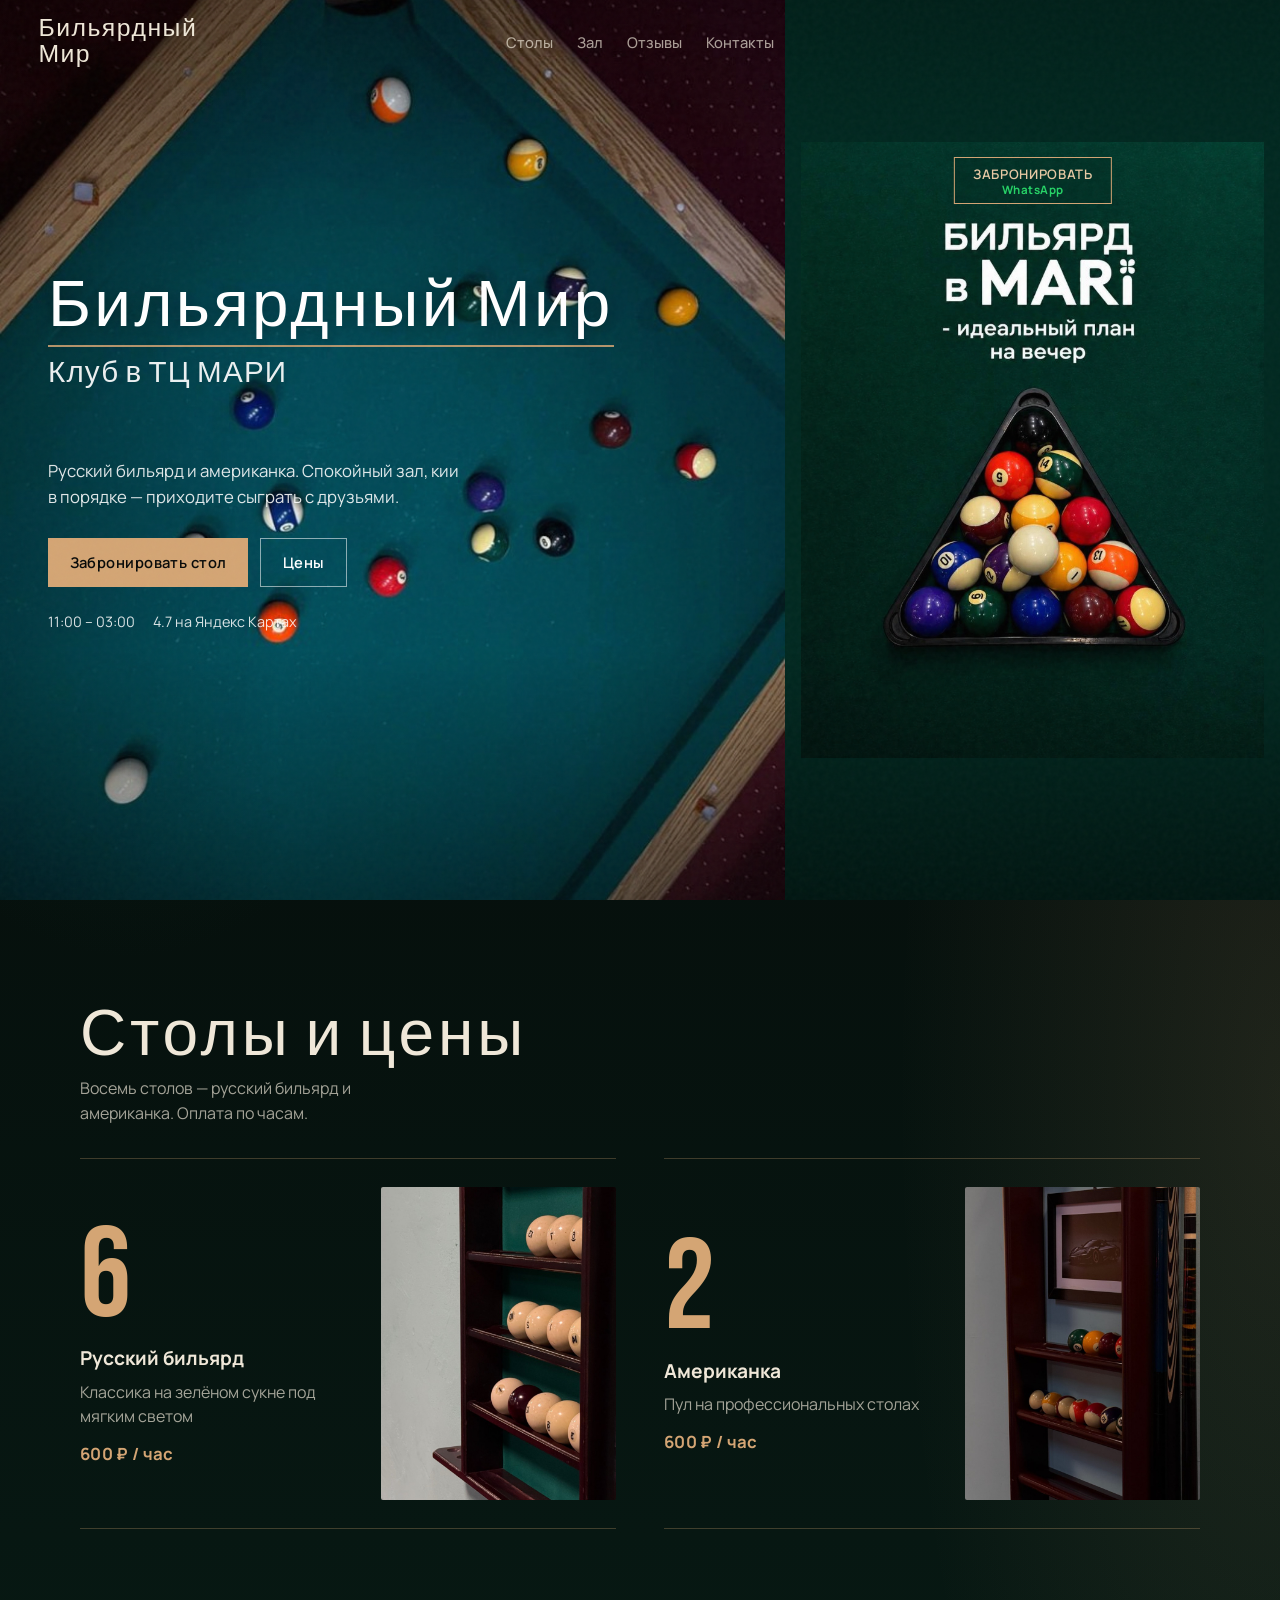
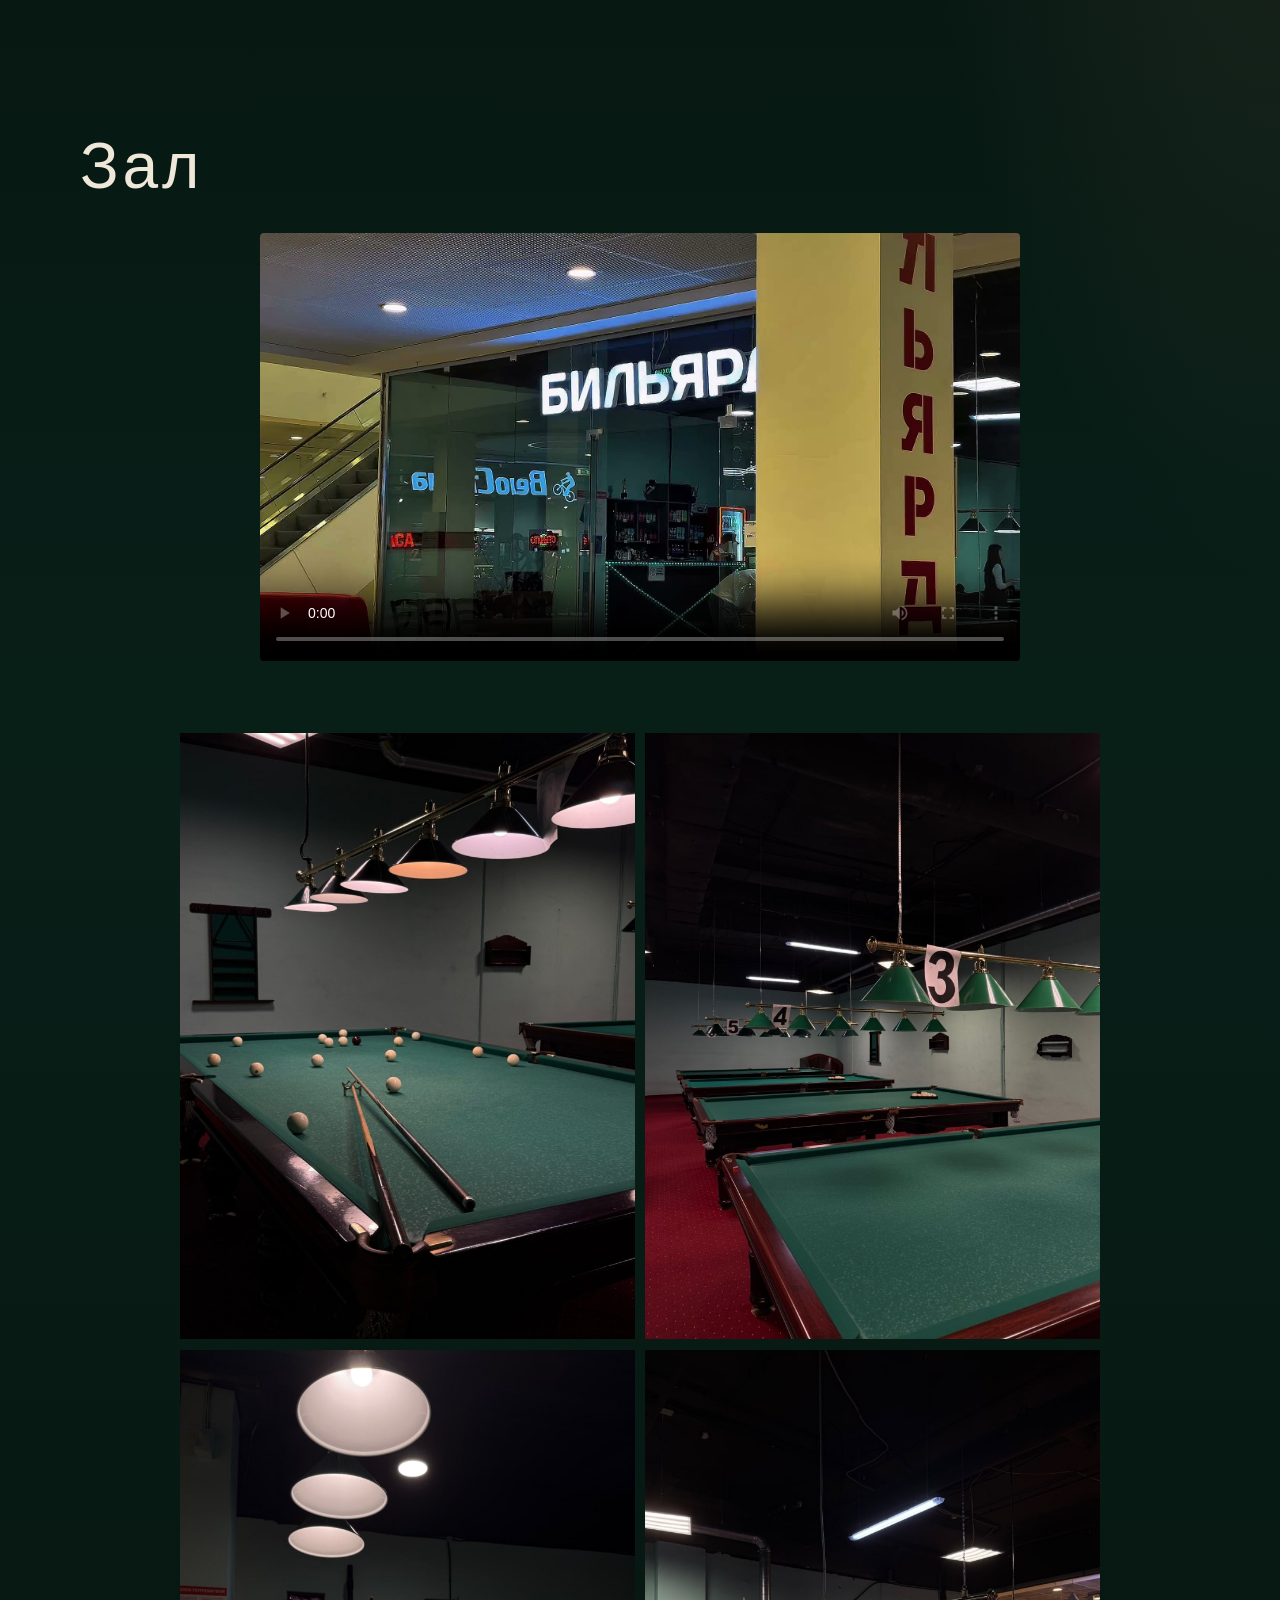
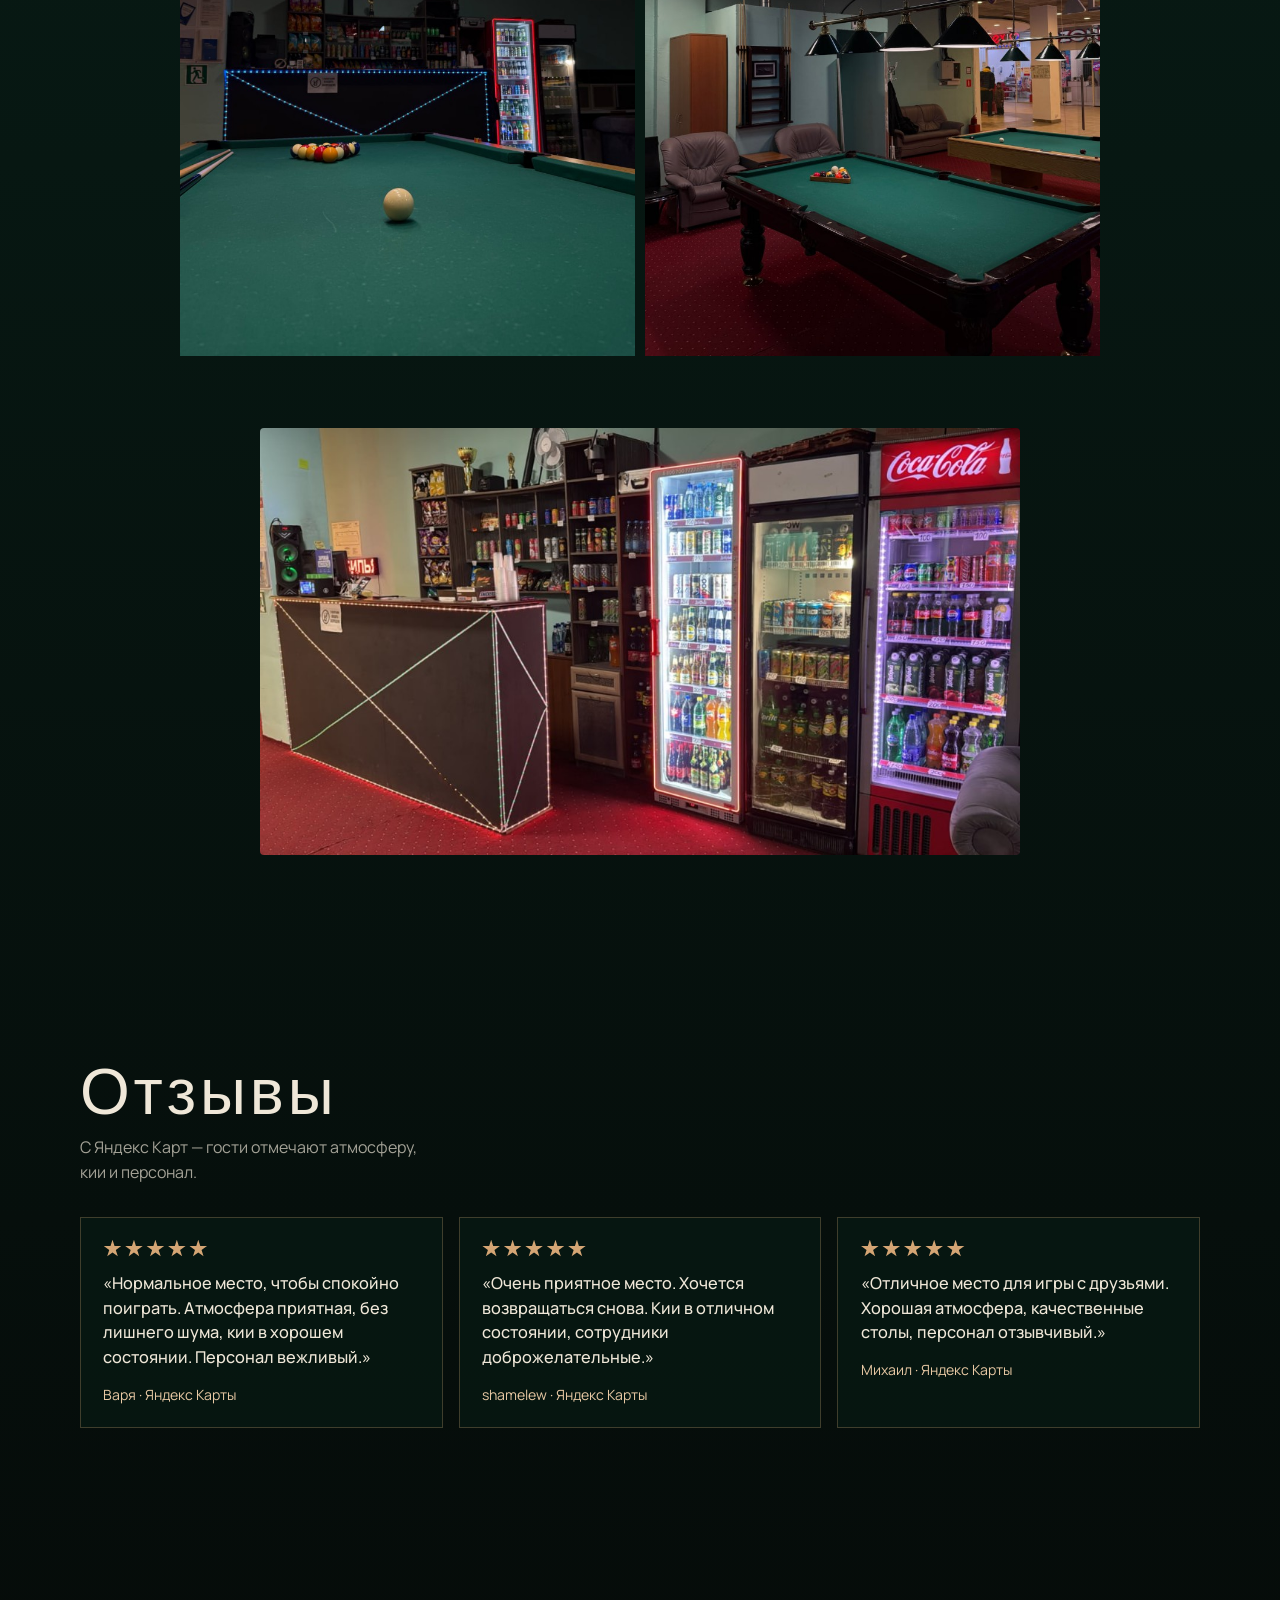
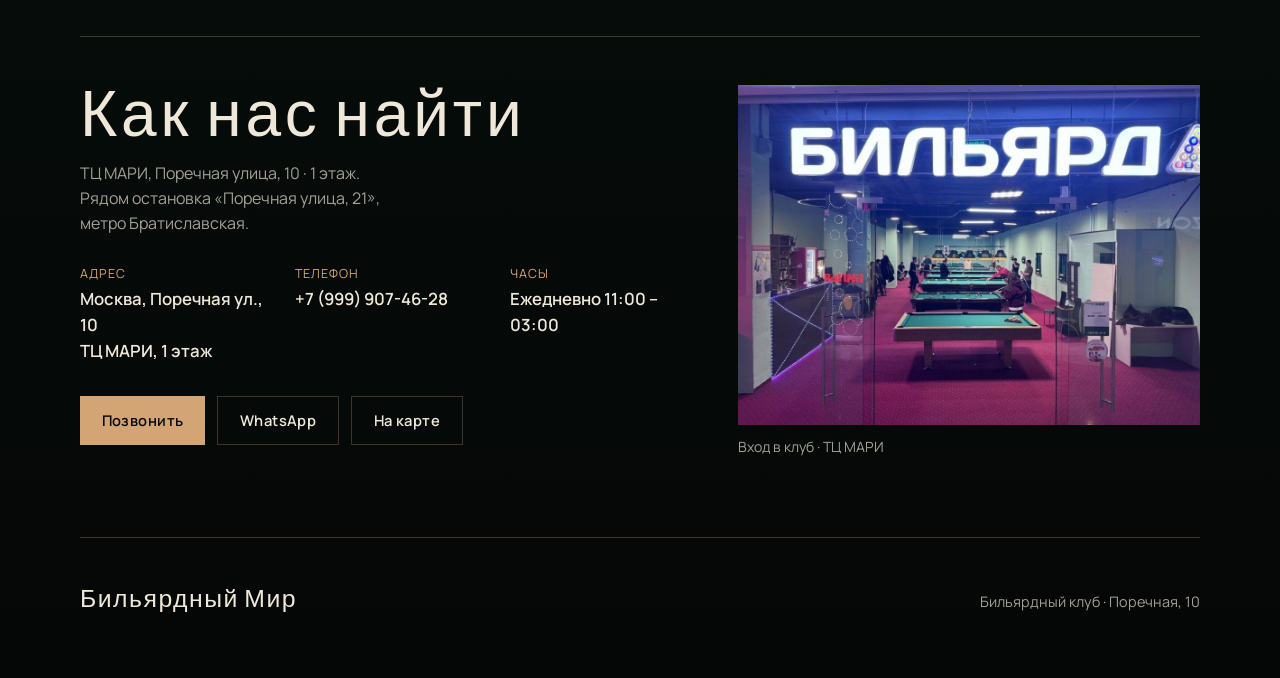
<file: bilyardny-mir/index.html>
<!DOCTYPE html>
<html lang="ru">
<head>
  <meta charset="UTF-8" />
  <meta name="viewport" content="width=device-width, initial-scale=1" />
  <title>Бильярдный Мир — клуб на Поречной</title>
  <meta name="description" content="Бильярдный Мир в ТЦ МАРИ: русский бильярд и американка, бронь стола по телефону. Поречная ул., 10." />
  <link rel="preconnect" href="https://fonts.googleapis.com" />
  <link rel="preconnect" href="https://fonts.gstatic.com" crossorigin />
  <link href="https://fonts.googleapis.com/css2?family=Bebas+Neue&family=Manrope:wght@400;500;600;700&display=swap" rel="stylesheet" />
  <link rel="stylesheet" href="styles.css?v=20" />
</head>
<body>
  <div class="noise" aria-hidden="true"></div>

  <header class="site-header">
    <a class="logo" href="#top"><span>Бильярдный</span> Мир</a>
    <nav class="nav" aria-label="Основная навигация">
      <a href="#tables">Столы</a>
      <a href="#hall">Зал</a>
      <a href="#reviews">Отзывы</a>
      <a href="#visit">Контакты</a>
    </nav>
    <a class="header-cta" href="https://wa.me/79999074628?text=%D0%97%D0%B4%D1%80%D0%B0%D0%B2%D1%81%D1%82%D0%B2%D1%83%D0%B9%D1%82%D0%B5!%20%D0%A5%D0%BE%D1%87%D1%83%20%D0%B7%D0%B0%D0%B1%D1%80%D0%BE%D0%BD%D0%B8%D1%80%D0%BE%D0%B2%D0%B0%D1%82%D1%8C%20%D1%81%D1%82%D0%BE%D0%BB" target="_blank" rel="noopener noreferrer">Забронировать</a>
    <button class="nav-toggle" type="button" aria-label="Открыть меню" aria-expanded="false">
      <span></span><span></span>
    </button>
  </header>

  <main id="top">
    <section class="hero">
      <div class="hero-media">
        <div class="hero-side hero-side--left" aria-hidden="true">
          <img src="images/hero-left.png" alt="" width="768" height="1024" />
        </div>
        <div class="hero-side hero-side--right">
          <div class="hero-right-frame">
            <a class="hero-book" href="https://wa.me/79999074628?text=%D0%97%D0%B4%D1%80%D0%B0%D0%B2%D1%81%D1%82%D0%B2%D1%83%D0%B9%D1%82%D0%B5!%20%D0%A5%D0%BE%D1%87%D1%83%20%D0%B7%D0%B0%D0%B1%D1%80%D0%BE%D0%BD%D0%B8%D1%80%D0%BE%D0%B2%D0%B0%D1%82%D1%8C%20%D1%81%D1%82%D0%BE%D0%BB" target="_blank" rel="noopener noreferrer">
              <span class="hero-book__title">Забронировать</span>
              <span class="hero-book__wa">WhatsApp</span>
            </a>
            <img src="images/hero-right.jpg" alt="БИЛЬЯРД в MARi" width="768" height="1024" />
          </div>
        </div>
      </div>
      <div class="hero-vignette" aria-hidden="true"></div>
      <div class="hero-copy">
        <div class="hero-titles">
          <p class="brand-mark">Бильярдный Мир</p>
          <h1>Клуб в ТЦ МАРИ</h1>
        </div>
        <p class="hero-lead">Русский бильярд и американка. Спокойный зал, кии в порядке — приходите сыграть с друзьями.</p>
        <div class="hero-actions">
          <a class="btn btn-primary" href="tel:+79999074628">Забронировать стол</a>
          <a class="btn btn-ghost" href="#tables">Цены</a>
        </div>
        <ul class="hero-meta">
          <li>11:00 – 03:00</li>
          <li>4.7 на Яндекс Картах</li>
        </ul>
      </div>
    </section>

    <section class="tables" id="tables">
      <div class="section-head">
        <h2>Столы и цены</h2>
        <p>Восемь столов — русский бильярд и американка. Оплата по часам.</p>
      </div>
      <div class="tables-grid">
        <article class="table-stat">
          <div class="table-stat__text">
            <span class="table-count" data-count="6">0</span>
            <h3>Русский бильярд</h3>
            <p>Классика на зелёном сукне под мягким светом</p>
            <p class="table-price">600 ₽ / час</p>
          </div>
          <figure class="table-stat__photo">
            <img src="images/table-russian.jpg" alt="Шары русского бильярда" width="768" height="1024" loading="lazy" />
          </figure>
        </article>
        <article class="table-stat">
          <div class="table-stat__text">
            <span class="table-count" data-count="2">0</span>
            <h3>Американка</h3>
            <p>Пул на профессиональных столах</p>
            <p class="table-price">600 ₽ / час</p>
          </div>
          <figure class="table-stat__photo">
            <img src="images/table-american.jpg" alt="Шары американского пула" width="768" height="1024" loading="lazy" />
          </figure>
        </article>
      </div>
    </section>

    <section class="hall" id="hall">
      <div class="section-head">
        <h2>Зал</h2>
      </div>

      <figure class="gallery-video">
        <video
          controls
          playsinline
          preload="metadata"
          poster="images/video-poster.jpg"
          title="Видео зала Бильярдный Мир"
          controlslist="nodownload"
        >
          <source src="images/hall-video.mp4" type="video/mp4" />
        </video>
      </figure>

      <div class="gallery">
        <figure class="gallery-item">
          <img src="images/gallery-1.jpg" alt="Стол с киями и шарами" width="768" height="1024" loading="lazy" />
        </figure>
        <figure class="gallery-item">
          <img src="images/gallery-2.jpg" alt="Ряд столов с номерами 3, 4 и 5" width="768" height="1024" loading="lazy" />
        </figure>
        <figure class="gallery-item">
          <img src="images/gallery-3.jpg" alt="Стол американки у барной стойки" width="768" height="1024" loading="lazy" />
        </figure>
        <figure class="gallery-item">
          <img src="images/gallery-4.jpg" alt="Стол у входа в зал" width="768" height="1024" loading="lazy" />
        </figure>
      </div>

      <figure class="gallery-wide">
        <img src="images/gallery-bar.jpg" alt="Бар и холодильники в клубе" width="1280" height="720" loading="lazy" />
      </figure>
    </section>

    <section class="reviews" id="reviews">
      <div class="section-head">
        <h2>Отзывы</h2>
        <p>С Яндекс Карт — гости отмечают атмосферу, кии и персонал.</p>
      </div>
      <div class="review-grid">
        <blockquote>
          <div class="stars" aria-label="Оценка 5 из 5">
            <span></span><span></span><span></span><span></span><span></span>
          </div>
          <p>«Нормальное место, чтобы спокойно поиграть. Атмосфера приятная, без лишнего шума, кии в хорошем состоянии. Персонал вежливый.»</p>
          <cite>Варя · Яндекс Карты</cite>
        </blockquote>
        <blockquote>
          <div class="stars" aria-label="Оценка 5 из 5">
            <span></span><span></span><span></span><span></span><span></span>
          </div>
          <p>«Очень приятное место. Хочется возвращаться снова. Кии в отличном состоянии, сотрудники доброжелательные.»</p>
          <cite>shamelew · Яндекс Карты</cite>
        </blockquote>
        <blockquote>
          <div class="stars" aria-label="Оценка 5 из 5">
            <span></span><span></span><span></span><span></span><span></span>
          </div>
          <p>«Отличное место для игры с друзьями. Хорошая атмосфера, качественные столы, персонал отзывчивый.»</p>
          <cite>Михаил · Яндекс Карты</cite>
        </blockquote>
      </div>
    </section>

    <section class="visit" id="visit">
      <div class="visit-layout">
        <div class="visit-card">
          <h2>Как нас найти</h2>
          <p>ТЦ МАРИ, Поречная улица, 10 · 1 этаж.<br />Рядом остановка «Поречная улица, 21»,<br />метро Братиславская.</p>
          <dl class="visit-meta">
            <div>
              <dt>Адрес</dt>
              <dd>Москва, Поречная ул., 10<br />ТЦ МАРИ, 1 этаж</dd>
            </div>
            <div>
              <dt>Телефон</dt>
              <dd><a href="tel:+79999074628">+7 (999) 907-46-28</a></dd>
            </div>
            <div>
              <dt>Часы</dt>
              <dd>Ежедневно 11:00 – 03:00</dd>
            </div>
          </dl>
          <div class="visit-actions">
            <a class="btn btn-primary" href="tel:+79999074628">Позвонить</a>
            <a class="btn btn-ghost" href="https://wa.me/79999074628?text=%D0%97%D0%B4%D1%80%D0%B0%D0%B2%D1%81%D1%82%D0%B2%D1%83%D0%B9%D1%82%D0%B5!%20%D0%A5%D0%BE%D1%87%D1%83%20%D0%B7%D0%B0%D0%B1%D1%80%D0%BE%D0%BD%D0%B8%D1%80%D0%BE%D0%B2%D0%B0%D1%82%D1%8C%20%D1%81%D1%82%D0%BE%D0%BB" target="_blank" rel="noopener noreferrer">WhatsApp</a>
            <a class="btn btn-ghost" href="https://yandex.ru/maps/-/CXUSR0Ji" target="_blank" rel="noopener noreferrer">На карте</a>
          </div>
        </div>
        <figure class="visit-photo">
          <img src="images/entrance-door.jpg" alt="Вход в Бильярдный Мир — вывеска БИЛЬЯРД" width="1024" height="768" loading="lazy" />
          <figcaption>Вход в клуб · ТЦ МАРИ</figcaption>
        </figure>
      </div>
    </section>
  </main>

  <footer class="site-footer">
    <p class="logo">Бильярдный Мир</p>
    <p>Бильярдный клуб · Поречная, 10</p>
  </footer>

  <script src="script.js"></script>
</body>
</html>
</file>
<file: bilyardny-mir/styles.css>
:root {
  --felt: #0f3d2e;
  --felt-deep: #081f18;
  --ink: #070908;
  --brass: #d4a574;
  --brass-soft: #e8c9a4;
  --cream: #efe7d8;
  --muted: rgba(239, 231, 216, 0.68);
  --line: rgba(212, 165, 116, 0.28);
  --font-display: "Bebas Neue", sans-serif;
  --font-body: "Manrope", sans-serif;
  --space: clamp(1.25rem, 3vw, 2.5rem);
  --max: 1120px;
}

*,
*::before,
*::after {
  box-sizing: border-box;
}

html {
  scroll-behavior: smooth;
}

body {
  margin: 0;
  min-height: 100vh;
  font-family: var(--font-body);
  color: var(--cream);
  background:
    radial-gradient(ellipse 80% 50% at 10% -10%, rgba(15, 61, 46, 0.9), transparent 55%),
    radial-gradient(ellipse 60% 40% at 100% 20%, rgba(212, 165, 116, 0.12), transparent 50%),
    linear-gradient(180deg, #050706 0%, var(--felt-deep) 42%, #050706 100%);
  line-height: 1.55;
}

img {
  display: block;
  max-width: 100%;
  height: auto;
}

a {
  color: inherit;
  text-decoration: none;
}

button {
  font: inherit;
  color: inherit;
  background: none;
  border: 0;
  cursor: pointer;
}

.noise {
  pointer-events: none;
  position: fixed;
  inset: 0;
  z-index: 50;
  opacity: 0.035;
  background-image: url("data:image/svg+xml,%3Csvg viewBox='0 0 200 200' xmlns='http://www.w3.org/2000/svg'%3E%3Cfilter id='n'%3E%3CfeTurbulence type='fractalNoise' baseFrequency='0.85' numOctaves='4' stitchTiles='stitch'/%3E%3C/filter%3E%3Crect width='100%25' height='100%25' filter='url(%23n)'/%3E%3C/svg%3E");
}

.site-header {
  position: fixed;
  inset: 0 0 auto;
  z-index: 40;
  display: flex;
  align-items: center;
  justify-content: space-between;
  gap: 1rem;
  padding: 1rem var(--space);
  transition: background 0.35s ease, backdrop-filter 0.35s ease, border-color 0.35s ease;
  border-bottom: 1px solid transparent;
}

.site-header.is-scrolled {
  background: rgba(5, 7, 6, 0.78);
  backdrop-filter: blur(14px);
  border-bottom-color: var(--line);
}

.logo {
  position: relative;
  z-index: 1;
  font-family: var(--font-display);
  font-size: clamp(1.15rem, 3.5vw, 1.55rem);
  letter-spacing: 0.06em;
  line-height: 1.05;
  color: var(--cream);
}

.logo span {
  display: block;
}

.nav {
  display: none;
  gap: 1.5rem;
  position: absolute;
  left: 50%;
  top: 50%;
  transform: translate(-50%, -50%);
}

.nav a {
  color: var(--muted);
  font-size: 0.92rem;
  font-weight: 500;
  transition: color 0.2s ease;
}

.nav a:hover {
  color: var(--cream);
}

.header-cta {
  display: none !important;
}

.nav-toggle {
  position: relative;
  z-index: 1;
  margin-left: auto;
  width: 2.5rem;
  height: 2.5rem;
  display: grid;
  place-content: center;
  gap: 0.4rem;
}

.nav-toggle span {
  display: block;
  width: 1.35rem;
  height: 1.5px;
  background: var(--cream);
  transition: transform 0.25s ease, opacity 0.25s ease;
}

.nav-toggle.is-open span:first-child {
  transform: translateY(3.5px) rotate(45deg);
}

.nav-toggle.is-open span:last-child {
  transform: translateY(-3.5px) rotate(-45deg);
}

.nav-open .nav {
  display: flex;
  position: absolute;
  top: 100%;
  left: 0;
  right: 0;
  transform: none;
  flex-direction: column;
  gap: 1rem;
  padding: 1rem var(--space) 1.25rem;
  background: rgba(5, 7, 6, 0.96);
  border-bottom: 1px solid var(--line);
}

.nav-open .header-cta {
  display: none;
}

.hero {
  position: relative;
  min-height: 100svh;
  display: grid;
  align-items: center;
  overflow: hidden;
  background: #041a14;
}

.hero-media {
  position: absolute;
  inset: 0;
  z-index: 0;
  display: grid;
  grid-template-columns: 1.35fr 0.85fr;
}

.hero-side {
  position: relative;
  overflow: hidden;
  min-height: 100%;
}

.hero-side--left {
  background: transparent;
}

.hero-side--left img {
  width: 100%;
  height: 100%;
  object-fit: cover;
  object-position: center;
  transform: none;
  animation: none;
}

.hero-side--right {
  display: flex;
  align-items: center;
  justify-content: center;
  background: #012820;
  padding: clamp(0.5rem, 1.5vw, 1rem);
  z-index: 2;
}

.hero-right-frame {
  position: relative;
  width: min(100%, 480px);
}

.hero-side--right img {
  display: block;
  width: 100%;
  height: auto;
  max-height: min(92vh, 920px);
  object-fit: contain;
  object-position: center;
  transform: none;
  animation: none;
}

.hero-book {
  position: absolute;
  left: 50%;
  top: 2.5%;
  transform: translateX(-50%);
  z-index: 3;
  display: flex;
  flex-direction: column;
  align-items: center;
  gap: 0.2rem;
  padding: 0.55rem 1.15rem 0.45rem;
  border: 1px solid var(--brass);
  color: var(--brass-soft);
  font-size: 0.82rem;
  font-weight: 600;
  letter-spacing: 0.05em;
  text-transform: uppercase;
  white-space: nowrap;
  background: rgba(1, 40, 32, 0.35);
  transition: background 0.25s ease, color 0.25s ease, border-color 0.25s ease;
}

.hero-book__title {
  line-height: 1.1;
}

.hero-book__wa {
  font-size: 0.72rem;
  font-weight: 700;
  letter-spacing: 0.04em;
  text-transform: none;
  color: #25d366;
  line-height: 1;
}

.hero-book:hover {
  background: var(--brass);
  color: var(--ink);
  border-color: var(--brass);
}

.hero-book:hover .hero-book__wa {
  color: #0b6b34;
}

@media (max-width: 768px) {
  .hero {
    min-height: auto;
    align-items: start;
    display: block;
  }

  .hero-media {
    position: relative;
    inset: auto;
    display: grid;
    grid-template-columns: 1fr;
    grid-template-rows: auto auto;
  }

  .hero-side--left {
    min-height: 100svh;
  }

  .hero-side--left img {
    object-position: center 35%;
  }

  .hero-side--right {
    min-height: 78svh;
    padding: 1rem;
  }

  .hero-right-frame {
    width: min(88%, 360px);
  }

  .hero-side--right img {
    max-height: none;
  }

  .hero-book {
    top: 2%;
    font-size: 0.75rem;
    padding: 0.55rem 0.9rem;
  }

  .hero-vignette {
    position: absolute;
    top: 0;
    left: 0;
    right: 0;
    bottom: auto;
    width: 100%;
    height: 100svh;
  }
}

.hero-vignette {
  position: absolute;
  inset: 0;
  z-index: 1;
  pointer-events: none;
  background:
    linear-gradient(90deg, rgba(0, 0, 0, 0.28) 0%, transparent 22%, transparent 100%),
    linear-gradient(180deg, rgba(0, 0, 0, 0.22) 0%, transparent 18%, transparent 72%, rgba(0, 0, 0, 0.45) 100%);
  box-shadow: none;
}

.hero-veil {
  display: none;
}

.hero-copy {
  position: relative;
  z-index: 2;
  width: min(100% - 1rem * 2, 42rem);
  margin: 0 auto 0 max(0.5rem, calc((100% - var(--max)) / 2 - 2rem));
  padding: 4.25rem 0 3rem;
  text-align: left;
  display: block;
}

.hero-titles {
  display: block;
  margin: 0 0 4.25rem;
}

.brand-mark {
  margin: 0 0 0.35rem;
  font-family: var(--font-display);
  font-size: clamp(2.55rem, 6.5vw, 4.1rem);
  letter-spacing: 0.05em;
  line-height: 0.98;
  color: #fff;
  text-shadow: 0 0.06em 0.25em rgba(0, 0, 0, 0.35);
  animation: riseIn 0.9s ease both;
  display: inline-block;
  padding-bottom: 0.35rem;
  border-bottom: 2px solid rgba(212, 165, 116, 0.85);
}

.brand-mark span {
  display: inline;
  font-size: 1em;
  letter-spacing: inherit;
  color: inherit;
  margin-bottom: 0;
}

.hero h1 {
  margin: 0.2rem 0 0;
  max-width: 22ch;
  font-family: var(--font-display);
  font-size: clamp(1.25rem, 3.2vw, 1.85rem);
  font-weight: 400;
  letter-spacing: 0.04em;
  line-height: 1.15;
  color: rgba(255, 255, 255, 0.92);
  text-align: left;
  animation: riseIn 0.9s ease 0.12s both;
}

.hero-lead {
  margin: 0.5rem 0 1.75rem;
  max-width: 42ch;
  color: rgba(255, 255, 255, 0.88);
  font-size: 1.05rem;
  animation: riseIn 0.9s ease 0.22s both;
}

.hero-actions {
  display: flex;
  flex-wrap: wrap;
  gap: 0.75rem;
  justify-content: flex-start;
  animation: riseIn 0.9s ease 0.32s both;
}

.hero-meta {
  list-style: none;
  margin: 1.5rem 0 0;
  padding: 0;
  display: flex;
  flex-wrap: wrap;
  gap: 0.55rem 1.1rem;
  justify-content: flex-start;
  color: rgba(255, 255, 255, 0.85);
  font-size: 0.9rem;
  animation: riseIn 0.9s ease 0.4s both;
}

.hero .btn-ghost {
  border-color: rgba(255, 255, 255, 0.55);
  color: #fff;
}

.hero .btn-ghost:hover {
  border-color: #fff;
  color: #fff;
}

.btn {
  display: inline-flex;
  align-items: center;
  justify-content: center;
  min-height: 3rem;
  padding: 0.75rem 1.35rem;
  font-size: 0.92rem;
  font-weight: 600;
  letter-spacing: 0.03em;
  transition: transform 0.2s ease, background 0.25s ease, color 0.25s ease, border-color 0.25s ease;
}

.btn:hover {
  transform: translateY(-1px);
}

.btn-primary {
  background: var(--brass);
  color: var(--ink);
}

.btn-primary:hover {
  background: var(--brass-soft);
}

.btn-ghost {
  border: 1px solid var(--line);
  color: var(--cream);
}

.btn-ghost:hover {
  border-color: var(--brass);
  color: var(--brass-soft);
}

.section-head {
  width: min(100% - 2 * var(--space), var(--max));
  margin: 0 auto 2rem;
}

.section-head h2 {
  margin: 0 0 0.5rem;
  font-family: var(--font-display);
  font-size: clamp(2.4rem, 7vw, 4rem);
  letter-spacing: 0.06em;
  font-weight: 400;
  line-height: 1;
}

.section-head p {
  margin: 0;
  max-width: 36ch;
  color: var(--muted);
}

.tables,
.hall,
.reviews,
.visit {
  padding: clamp(4rem, 10vw, 6.5rem) 0;
}

.tables-grid {
  width: min(100% - 2 * var(--space), var(--max));
  margin: 0 auto;
  display: grid;
  gap: 1.5rem;
}

.table-stat {
  display: grid;
  grid-template-columns: 1fr;
  gap: 1.25rem;
  align-items: center;
  padding: 1.75rem 0;
  border-top: 1px solid var(--line);
}

.table-stat:last-child {
  border-bottom: 1px solid var(--line);
}

.table-stat__text {
  min-width: 0;
}

.table-count {
  display: block;
  font-family: var(--font-display);
  font-size: clamp(5rem, 18vw, 8rem);
  line-height: 0.9;
  letter-spacing: 0.04em;
  color: var(--brass);
}

.table-stat h3 {
  margin: 0.6rem 0 0.35rem;
  font-size: 1.2rem;
  font-weight: 700;
}

.table-stat p {
  margin: 0;
  color: var(--muted);
  max-width: 28ch;
}

.table-price {
  margin-top: 0.75rem !important;
  color: var(--brass) !important;
  font-weight: 700;
  font-size: 1.05rem;
  letter-spacing: 0.02em;
}

.table-stat__photo {
  margin: 0;
  overflow: hidden;
  border-radius: 2px;
  aspect-ratio: 3 / 4;
  max-height: 280px;
  background: #0a1210;
}

.table-stat__photo img {
  width: 100%;
  height: 100%;
  object-fit: cover;
  object-position: center;
}

.gallery-video {
  width: min(100% - 2 * var(--space), 720px);
  margin: 0 auto 4rem;
}

.gallery-video video {
  display: block;
  width: 100%;
  aspect-ratio: 16 / 9;
  object-fit: cover;
  border-radius: 4px;
  background: #0a1210;
}

.gallery {
  width: min(100% - 2 * var(--space), 920px);
  margin: 0 auto;
  display: grid;
  grid-template-columns: 1fr;
  gap: 0.65rem;
}

.gallery-item {
  margin: 0;
  overflow: hidden;
  aspect-ratio: 4 / 3;
  background: #0a1210;
}

.gallery-item img {
  width: 100%;
  height: 100%;
  object-fit: cover;
  transition: transform 0.8s ease;
}

.gallery-item:hover img {
  transform: scale(1.04);
}

.gallery-wide {
  width: min(100% - 2 * var(--space), 720px);
  margin: 4rem auto 0;
  overflow: hidden;
  border-radius: 4px;
  aspect-ratio: 16 / 9;
  background: #0a1210;
}

.gallery-wide img {
  width: 100%;
  height: 100%;
  object-fit: cover;
  object-position: center;
}

.review-grid {
  width: min(100% - 2 * var(--space), var(--max));
  margin: 0 auto;
  display: grid;
  gap: 1rem;
}

.review-grid blockquote {
  margin: 0;
  padding: 1.35rem 1.4rem;
  border: 1px solid var(--line);
  background: rgba(8, 31, 24, 0.45);
}

.stars {
  display: grid;
  grid-template-columns: repeat(5, 1fr);
  gap: 0.2rem;
  width: 6.5rem;
  margin: 0 0 0.85rem;
}

.stars span {
  display: block;
  aspect-ratio: 1;
  background: var(--brass);
  clip-path: polygon(
    50% 0%,
    61% 35%,
    98% 35%,
    68% 57%,
    79% 91%,
    50% 70%,
    21% 91%,
    32% 57%,
    2% 35%,
    39% 35%
  );
}

.review-grid p {
  margin: 0;
  font-size: 1.02rem;
  font-weight: 500;
  line-height: 1.5;
}

.review-grid cite {
  display: block;
  margin-top: 0.9rem;
  color: var(--brass-soft);
  font-style: normal;
  font-size: 0.88rem;
}

.visit {
  padding-bottom: 5rem;
}

.visit-layout {
  width: min(100% - 2 * var(--space), var(--max));
  margin: 0 auto;
  display: grid;
  gap: 2rem;
  padding-top: clamp(2rem, 5vw, 3rem);
  border-top: 1px solid var(--line);
}

.visit-card {
  margin: 0;
  padding: 0;
  text-align: left;
}

.visit-actions {
  display: flex;
  flex-wrap: wrap;
  gap: 0.75rem;
  justify-content: flex-start;
  align-items: stretch;
  margin: 0;
  margin-inline: 0;
  padding: 0;
  width: 100%;
  max-width: 100%;
}

.visit-photo {
  margin: 0;
  overflow: hidden;
  max-width: 420px;
  width: 100%;
  justify-self: start;
}

.visit-photo img {
  width: 100%;
  height: auto;
  max-height: 340px;
  object-fit: cover;
}

.visit-photo figcaption {
  margin-top: 0.65rem;
  color: var(--muted);
  font-size: 0.88rem;
}

.visit-card h2 {
  margin: 0 0 0.75rem;
  font-family: var(--font-display);
  font-size: clamp(2.4rem, 7vw, 4rem);
  letter-spacing: 0.06em;
  font-weight: 400;
  line-height: 1;
}

.visit-card > p {
  margin: 0 0 1.75rem;
  max-width: 40ch;
  color: var(--muted);
}

.visit-meta {
  display: grid;
  gap: 1.25rem;
  margin: 0 0 2rem;
}

.visit-meta dt {
  margin: 0 0 0.2rem;
  font-size: 0.78rem;
  letter-spacing: 0.08em;
  text-transform: uppercase;
  color: var(--brass);
}

.visit-meta dd {
  margin: 0;
  font-size: 1.05rem;
  font-weight: 600;
}

.site-footer {
  width: min(100% - 2 * var(--space), var(--max));
  margin: 0 auto;
  padding: 1.5rem 0 2.5rem;
  display: flex;
  flex-wrap: wrap;
  gap: 0.75rem 1.5rem;
  align-items: baseline;
  justify-content: space-between;
  border-top: 1px solid var(--line);
  color: var(--muted);
  font-size: 0.9rem;
}

.reveal {
  opacity: 0;
  transform: translateY(28px);
  transition: opacity 0.7s ease, transform 0.7s ease;
}

.reveal.is-visible {
  opacity: 1;
  transform: none;
}

@keyframes riseIn {
  from {
    opacity: 0;
    transform: translateY(24px);
  }
  to {
    opacity: 1;
    transform: none;
  }
}

@keyframes heroDrift {
  from {
    transform: scale(1.04) translate3d(0, 0, 0);
  }
  to {
    transform: scale(1.1) translate3d(-1.5%, -1%, 0);
  }
}

@media (min-width: 768px) {
  .nav {
    display: flex;
  }

  .nav-toggle {
    display: none;
  }

  .tables-grid {
    grid-template-columns: 1fr 1fr;
    gap: 3rem;
  }

  .table-stat {
    grid-template-columns: 1fr 0.85fr;
    gap: 1.5rem;
    align-items: center;
  }

  .table-stat,
  .table-stat:last-child {
    border-bottom: 1px solid var(--line);
  }

  .table-stat__photo {
    max-height: 320px;
  }

  .gallery {
    grid-template-columns: 1fr 1fr;
  }

  .gallery-item,
  .gallery-item img {
    min-height: 0;
    height: 100%;
  }

  .visit-meta {
    grid-template-columns: repeat(3, 1fr);
  }

  .review-grid {
    grid-template-columns: repeat(3, 1fr);
  }

  .visit-layout {
    grid-template-columns: 1.15fr 0.85fr;
    align-items: start;
  }

  .visit-photo {
    justify-self: end;
    max-width: 100%;
  }
}

@media (min-width: 1024px) {
  .hero-copy {
    padding-top: 3.5rem;
    padding-bottom: 3rem;
  }

  .gallery {
    grid-template-columns: 1fr 1fr;
  }

  .gallery-item {
    aspect-ratio: 3 / 4;
  }

  .gallery-video,
  .gallery-wide {
    width: min(100% - 2 * var(--space), 760px);
  }

  .gallery-video {
    margin-bottom: 4.5rem;
  }

  .gallery-wide {
    margin-top: 4.5rem;
  }
}

@media (prefers-reduced-motion: reduce) {
  html {
    scroll-behavior: auto;
  }

  .hero-media img,
  .reveal,
  .brand-mark,
  .hero h1,
  .hero-lead,
  .hero-actions {
    animation: none !important;
    transition: none !important;
    opacity: 1;
    transform: none;
  }
}

/* Mobile hero text: keep above the second photo */
@media (max-width: 768px) {
  .hero-copy {
    position: absolute;
    top: 0;
    left: 0;
    right: 0;
    z-index: 3;
    width: 100%;
    max-width: none;
    height: 100svh;
    margin: 0;
    padding: 0 1rem 1.25rem;
    box-sizing: border-box;
    display: flex;
    flex-direction: column;
    justify-content: center;
    overflow: hidden;
    transform: translateY(8%);
  }

  .hero-titles {
    margin: 0 0 1.1rem;
  }

  .hero h1 {
    margin: 0.15rem 0 0;
  }

  .hero-lead {
    margin: 0 0 1rem;
    font-size: 0.98rem;
  }

  .hero-actions {
    margin: 0;
  }

  .hero-meta {
    margin-top: 1rem;
  }
}
</file>
